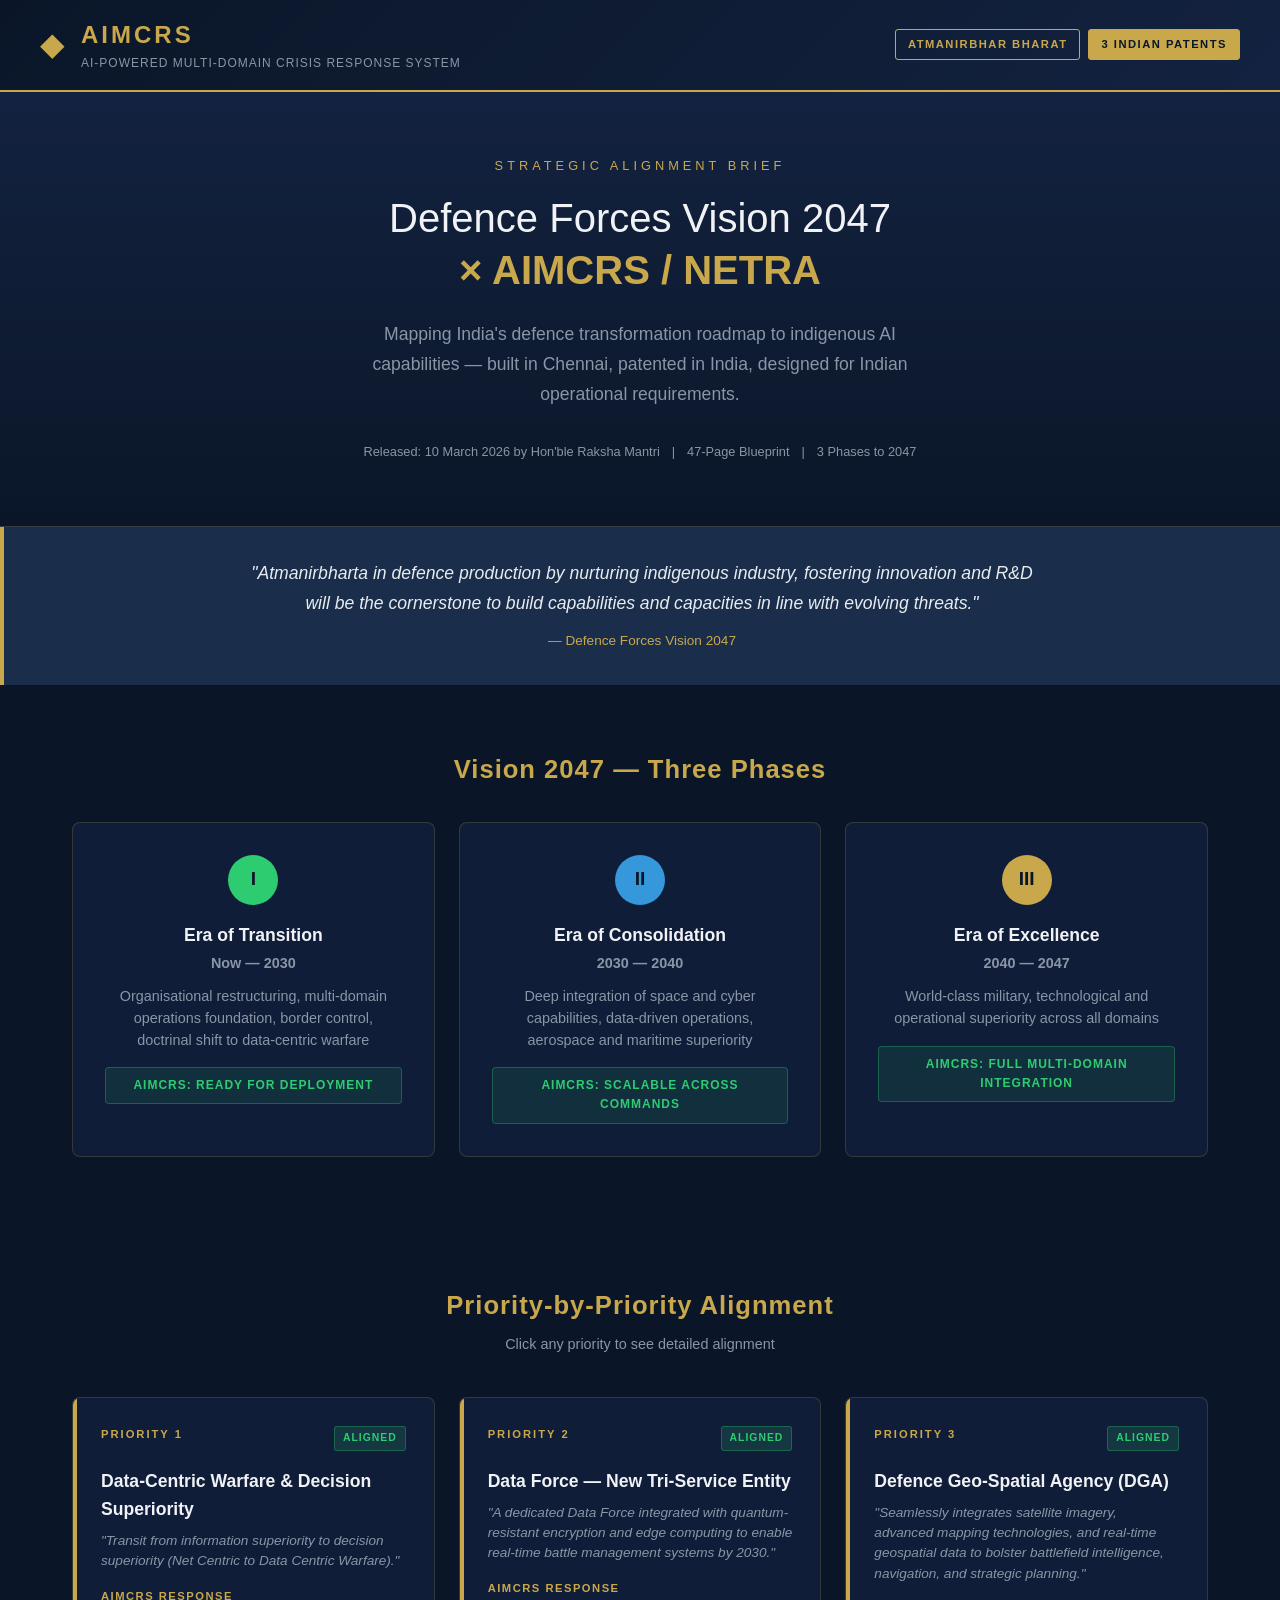
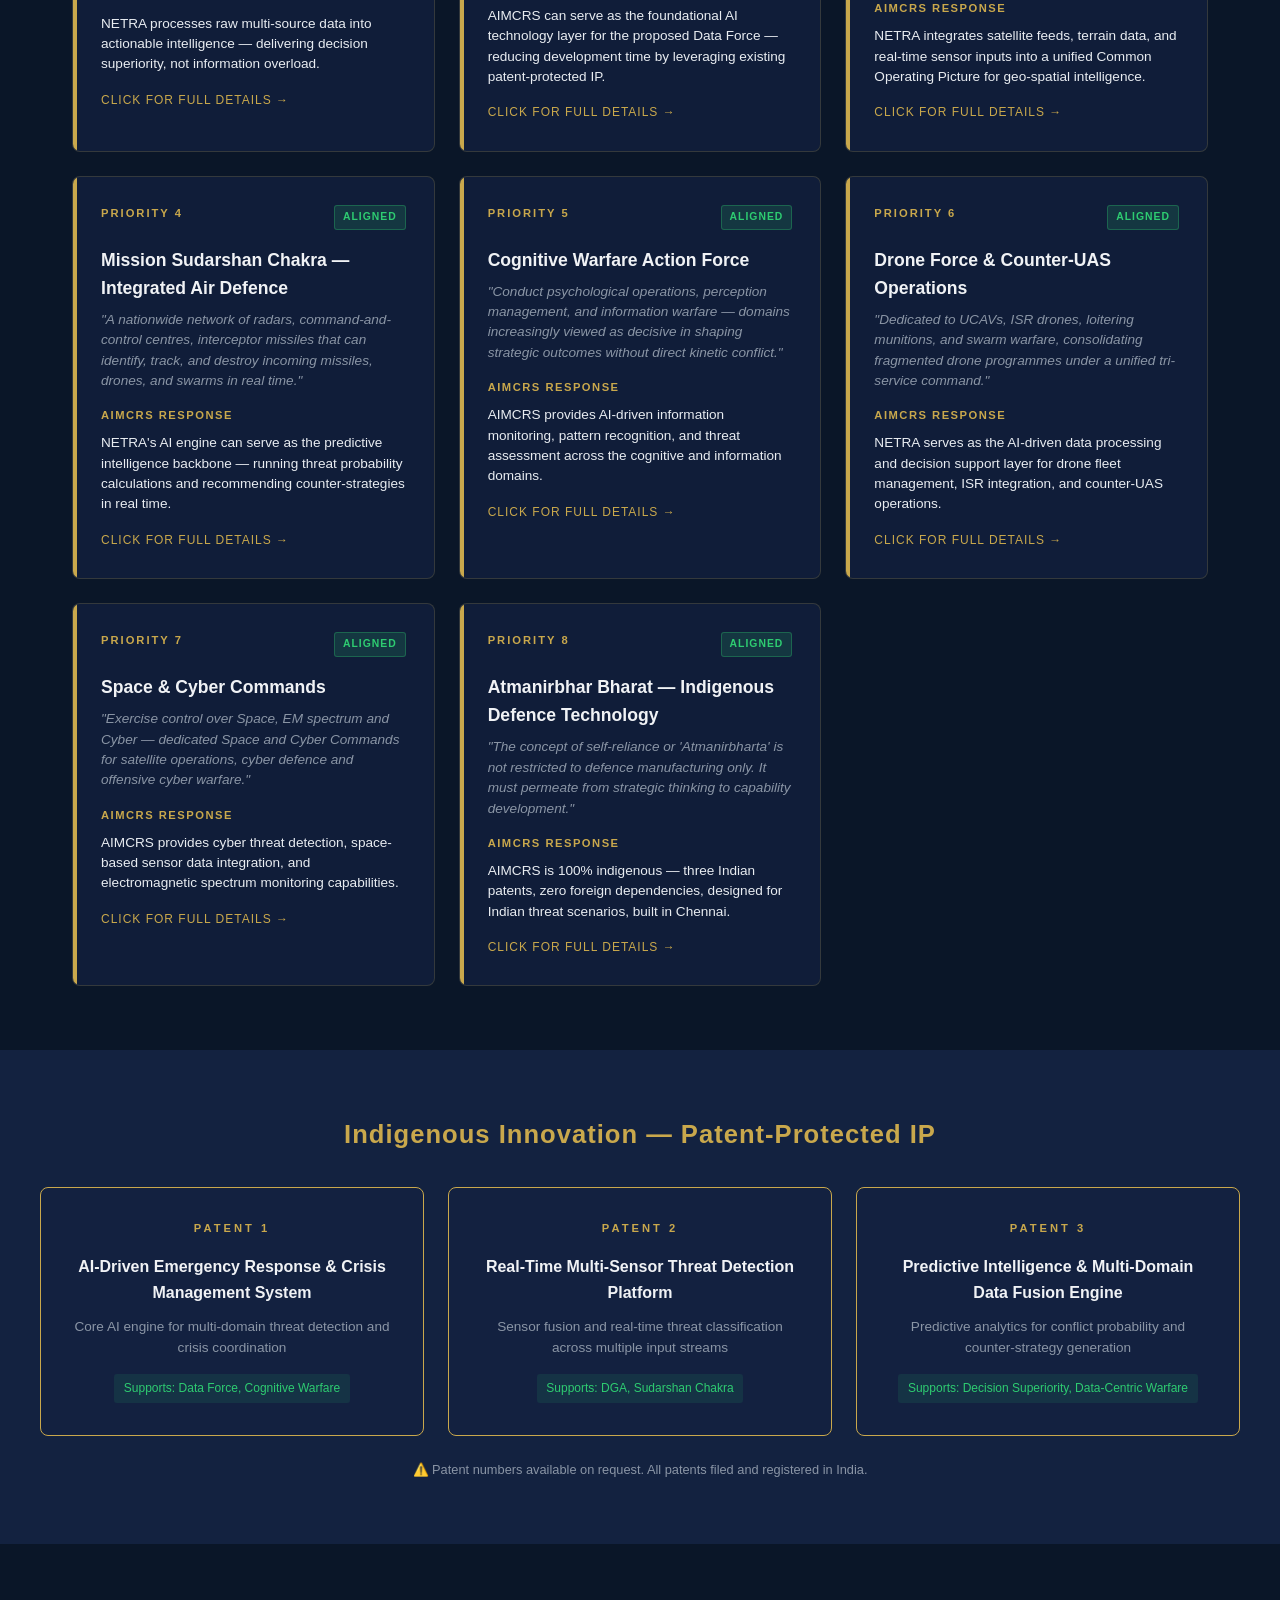
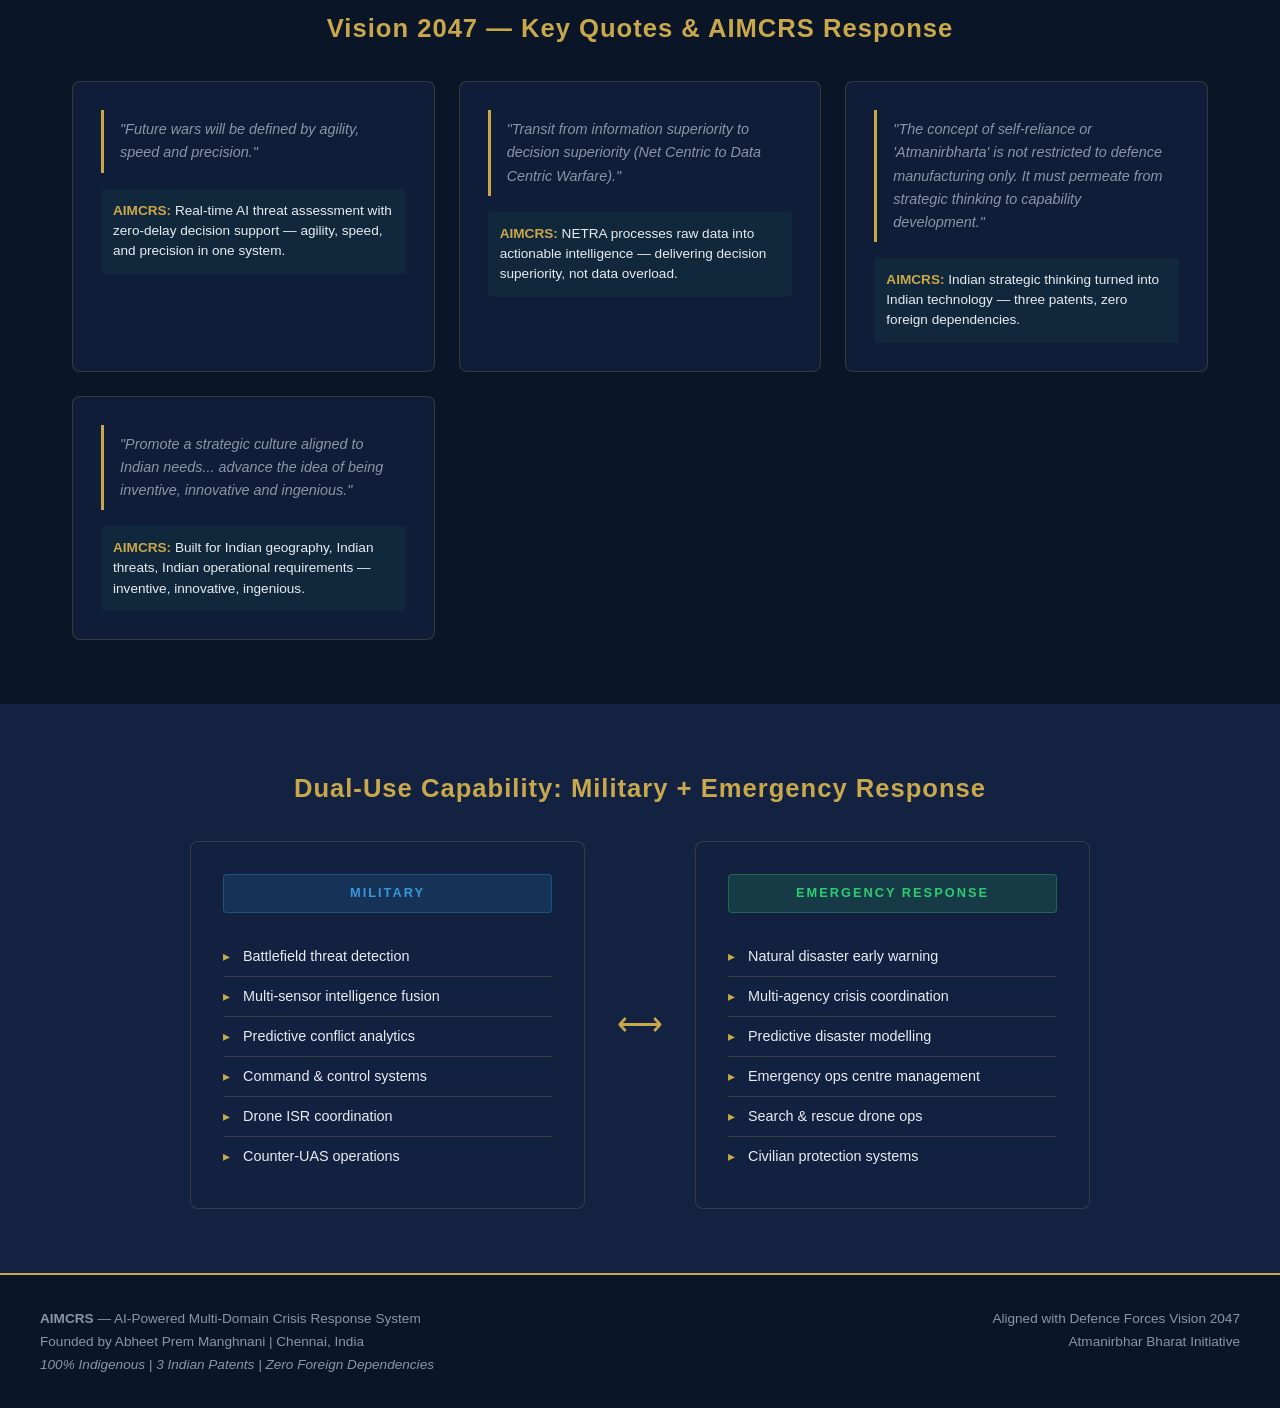
<file: index.html>
<!DOCTYPE html>
<html lang="en">
<head>
    <meta charset="UTF-8">
    <meta name="viewport" content="width=device-width, initial-scale=1.0">
    <title>AIMCRS — Vision 2047 Strategic Alignment</title>
    <link rel="stylesheet" href="style.css">
</head>
<body>

    <!-- HEADER -->
    <header class="header">
        <div class="header-content">
            <div class="logo-section">
                <div class="logo-icon">◆</div>
                <div>
                    <h1 class="logo-title">AIMCRS</h1>
                    <p class="logo-subtitle">AI-Powered Multi-Domain Crisis Response System</p>
                </div>
            </div>
            <div class="header-badge">
                <span class="badge">ATMANIRBHAR BHARAT</span>
                <span class="badge badge-accent">3 INDIAN PATENTS</span>
            </div>
        </div>
    </header>

    <!-- HERO SECTION -->
    <section class="hero">
        <div class="hero-content">
            <p class="hero-eyebrow">STRATEGIC ALIGNMENT BRIEF</p>
            <h2 class="hero-title">Defence Forces Vision 2047<br><span class="hero-highlight">× AIMCRS / NETRA</span></h2>
            <p class="hero-description">Mapping India's defence transformation roadmap to indigenous AI capabilities — built in Chennai, patented in India, designed for Indian operational requirements.</p>
            <div class="hero-meta">
                <span>Released: 10 March 2026 by Hon'ble Raksha Mantri</span>
                <span>|</span>
                <span>47-Page Blueprint</span>
                <span>|</span>
                <span>3 Phases to 2047</span>
            </div>
        </div>
    </section>

    <!-- QUOTE BANNER -->
    <section class="quote-banner">
        <blockquote>
            "Atmanirbharta in defence production by nurturing indigenous industry, fostering innovation and R&D will be the cornerstone to build capabilities and capacities in line with evolving threats."
        </blockquote>
        <cite>— Defence Forces Vision 2047</cite>
    </section>

    <!-- PHASE TIMELINE -->
    <section class="section">
        <h2 class="section-title">Vision 2047 — Three Phases</h2>
        <div class="timeline">
            <div class="timeline-phase">
                <div class="phase-marker phase-1">I</div>
                <h3>Era of Transition</h3>
                <p class="phase-years">Now — 2030</p>
                <p>Organisational restructuring, multi-domain operations foundation, border control, doctrinal shift to data-centric warfare</p>
                <div class="aimcrs-ready">AIMCRS: READY FOR DEPLOYMENT</div>
            </div>
            <div class="timeline-phase">
                <div class="phase-marker phase-2">II</div>
                <h3>Era of Consolidation</h3>
                <p class="phase-years">2030 — 2040</p>
                <p>Deep integration of space and cyber capabilities, data-driven operations, aerospace and maritime superiority</p>
                <div class="aimcrs-ready">AIMCRS: SCALABLE ACROSS COMMANDS</div>
            </div>
            <div class="timeline-phase">
                <div class="phase-marker phase-3">III</div>
                <h3>Era of Excellence</h3>
                <p class="phase-years">2040 — 2047</p>
                <p>World-class military, technological and operational superiority across all domains</p>
                <div class="aimcrs-ready">AIMCRS: FULL MULTI-DOMAIN INTEGRATION</div>
            </div>
        </div>
    </section>

    <!-- MAIN ALIGNMENT GRID -->
    <section class="section">
        <h2 class="section-title">Priority-by-Priority Alignment</h2>
        <p class="section-subtitle">Click any priority to see detailed alignment</p>

        <div class="alignment-grid" id="alignmentGrid">
            <!-- Cards will be generated by JavaScript -->
        </div>
    </section>

    <!-- DETAIL PANEL (shown when a card is clicked) -->
    <div class="detail-overlay" id="detailOverlay">
        <div class="detail-panel" id="detailPanel">
            <button class="detail-close" id="detailClose">&times;</button>
            <div id="detailContent"></div>
        </div>
    </div>

    <!-- PATENTS SECTION -->
    <section class="section patents-section">
        <h2 class="section-title">Indigenous Innovation — Patent-Protected IP</h2>
        <div class="patents-grid">
            <div class="patent-card">
                <div class="patent-number">PATENT 1</div>
                <h3>AI-Driven Emergency Response & Crisis Management System</h3>
                <p>Core AI engine for multi-domain threat detection and crisis coordination</p>
                <div class="patent-tag">Supports: Data Force, Cognitive Warfare</div>
            </div>
            <div class="patent-card">
                <div class="patent-number">PATENT 2</div>
                <h3>Real-Time Multi-Sensor Threat Detection Platform</h3>
                <p>Sensor fusion and real-time threat classification across multiple input streams</p>
                <div class="patent-tag">Supports: DGA, Sudarshan Chakra</div>
            </div>
            <div class="patent-card">
                <div class="patent-number">PATENT 3</div>
                <h3>Predictive Intelligence & Multi-Domain Data Fusion Engine</h3>
                <p>Predictive analytics for conflict probability and counter-strategy generation</p>
                <div class="patent-tag">Supports: Decision Superiority, Data-Centric Warfare</div>
            </div>
        </div>
        <p class="patent-note">⚠️ Patent numbers available on request. All patents filed and registered in India.</p>
    </section>

    <!-- KEY QUOTES -->
    <section class="section quotes-section">
        <h2 class="section-title">Vision 2047 — Key Quotes & AIMCRS Response</h2>
        <div class="quotes-grid">
            <div class="quote-card">
                <blockquote>"Future wars will be defined by agility, speed and precision."</blockquote>
                <div class="quote-response">
                    <strong>AIMCRS:</strong> Real-time AI threat assessment with zero-delay decision support — agility, speed, and precision in one system.
                </div>
            </div>
            <div class="quote-card">
                <blockquote>"Transit from information superiority to decision superiority (Net Centric to Data Centric Warfare)."</blockquote>
                <div class="quote-response">
                    <strong>AIMCRS:</strong> NETRA processes raw data into actionable intelligence — delivering decision superiority, not data overload.
                </div>
            </div>
            <div class="quote-card">
                <blockquote>"The concept of self-reliance or 'Atmanirbharta' is not restricted to defence manufacturing only. It must permeate from strategic thinking to capability development."</blockquote>
                <div class="quote-response">
                    <strong>AIMCRS:</strong> Indian strategic thinking turned into Indian technology — three patents, zero foreign dependencies.
                </div>
            </div>
            <div class="quote-card">
                <blockquote>"Promote a strategic culture aligned to Indian needs... advance the idea of being inventive, innovative and ingenious."</blockquote>
                <div class="quote-response">
                    <strong>AIMCRS:</strong> Built for Indian geography, Indian threats, Indian operational requirements — inventive, innovative, ingenious.
                </div>
            </div>
        </div>
    </section>

    <!-- DUAL USE -->
    <section class="section dual-use-section">
        <h2 class="section-title">Dual-Use Capability: Military + Emergency Response</h2>
        <div class="dual-use-grid">
            <div class="dual-use-col">
                <h3 class="dual-use-header military-header">MILITARY</h3>
                <ul>
                    <li>Battlefield threat detection</li>
                    <li>Multi-sensor intelligence fusion</li>
                    <li>Predictive conflict analytics</li>
                    <li>Command & control systems</li>
                    <li>Drone ISR coordination</li>
                    <li>Counter-UAS operations</li>
                </ul>
            </div>
            <div class="dual-use-arrow">⟷</div>
            <div class="dual-use-col">
                <h3 class="dual-use-header emergency-header">EMERGENCY RESPONSE</h3>
                <ul>
                    <li>Natural disaster early warning</li>
                    <li>Multi-agency crisis coordination</li>
                    <li>Predictive disaster modelling</li>
                    <li>Emergency ops centre management</li>
                    <li>Search & rescue drone ops</li>
                    <li>Civilian protection systems</li>
                </ul>
            </div>
        </div>
    </section>

    <!-- FOOTER -->
    <footer class="footer">
        <div class="footer-content">
            <div>
                <strong>AIMCRS</strong> — AI-Powered Multi-Domain Crisis Response System<br>
                Founded by Abheet Prem Manghnani | Chennai, India<br>
                <em>100% Indigenous | 3 Indian Patents | Zero Foreign Dependencies</em>
            </div>
            <div class="footer-right">
                <p>Aligned with Defence Forces Vision 2047</p>
                <p>Atmanirbhar Bharat Initiative</p>
            </div>
        </div>
    </footer>

    <script src="script.js"></script>
</body>
</html>
</file>
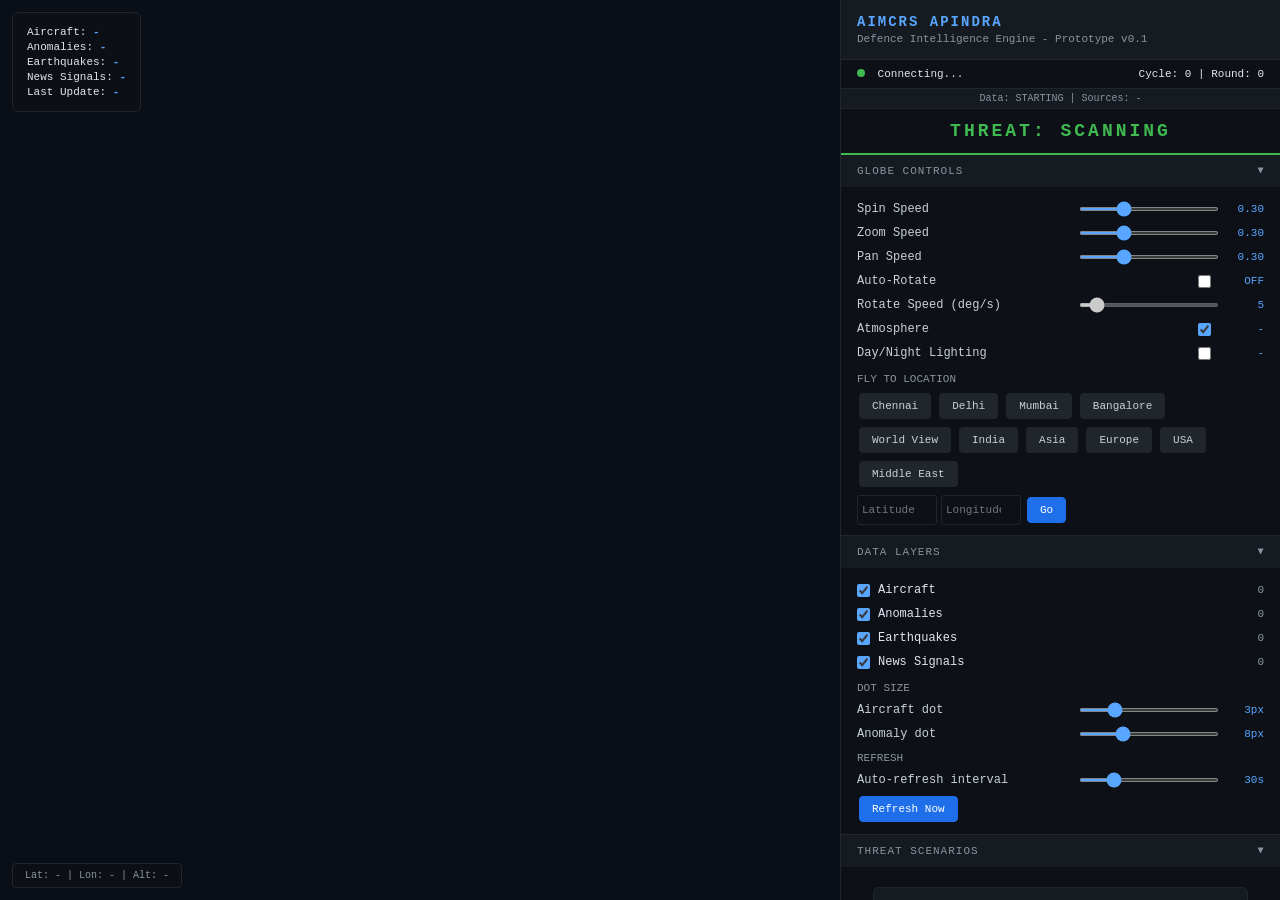
<file: aimcrs/dashboard/index.html>
<!DOCTYPE html>
<html lang="en">
<head>
    <meta charset="UTF-8">
    <meta name="viewport" content="width=device-width, initial-scale=1.0">
    <title>AIMCRS APINDRA — Defence Intelligence Dashboard</title>

    <!-- CesiumJS — Open source 3D globe library -->
    <script src="https://cesium.com/downloads/cesiumjs/releases/1.124/Build/Cesium/Cesium.js"></script>
    <link href="https://cesium.com/downloads/cesiumjs/releases/1.124/Build/Cesium/Widgets/widgets.css" rel="stylesheet">

    <style>
        /* ─── RESET & BASE ─── */
        * { margin: 0; padding: 0; box-sizing: border-box; }

        body {
            font-family: 'Courier New', monospace;
            background: #0a0e17;
            color: #e0e6f0;
            overflow: hidden;
            height: 100vh;
        }

        /* ─── LAYOUT ─── */
        .layout { display: flex; height: 100vh; }

        #cesiumContainer { flex: 1; height: 100vh; position: relative; }

        .panel {
            width: 440px;
            background: #0d1117;
            border-left: 1px solid #21262d;
            display: flex;
            flex-direction: column;
            overflow-y: auto;
        }

        /* ─── HEADER ─── */
        .header {
            padding: 14px 16px;
            background: #161b22;
            border-bottom: 1px solid #21262d;
        }
        .header h1 { font-size: 14px; color: #58a6ff; letter-spacing: 2px; }
        .header .subtitle { font-size: 11px; color: #8b949e; margin-top: 3px; }

        /* ─── STATUS BAR ─── */
        .status-bar {
            padding: 8px 16px;
            background: #0d1117;
            border-bottom: 1px solid #21262d;
            display: flex;
            justify-content: space-between;
            font-size: 11px;
        }
        .status-dot {
            display: inline-block; width: 8px; height: 8px;
            border-radius: 50%; margin-right: 6px;
            animation: pulse 2s infinite;
        }
        .status-dot.green { background: #3fb950; }
        .status-dot.yellow { background: #d29922; }
        .status-dot.red { background: #f85149; }
        @keyframes pulse { 0%,100%{opacity:1} 50%{opacity:0.4} }

        /* ─── THREAT BANNER ─── */
        .threat-banner {
            padding: 12px 16px; text-align: center;
            font-size: 18px; font-weight: bold; letter-spacing: 3px;
        }
        .threat-LOW { background:#0d1117; color:#3fb950; border-bottom:2px solid #3fb950; }
        .threat-MEDIUM { background:#1c1400; color:#d29922; border-bottom:2px solid #d29922; }
        .threat-HIGH { background:#200800; color:#f0883e; border-bottom:2px solid #f0883e; }
        .threat-CRITICAL { background:#200000; color:#f85149; border-bottom:2px solid #f85149; animation:cflash 1s infinite; }
        @keyframes cflash { 0%,100%{opacity:1} 50%{opacity:0.7} }

        /* ─── COLLAPSIBLE SECTIONS ─── */
        .section {
            border-bottom: 1px solid #21262d;
        }
        .section-header {
            padding: 10px 16px;
            background: #161b22;
            cursor: pointer;
            display: flex;
            justify-content: space-between;
            align-items: center;
            font-size: 11px;
            letter-spacing: 1px;
            color: #8b949e;
            user-select: none;
        }
        .section-header:hover { background: #1c2129; }
        .section-header .arrow { transition: transform 0.2s; font-size: 10px; }
        .section-header .arrow.open { transform: rotate(90deg); }
        .section-body {
            padding: 10px 16px;
            display: none;
        }
        .section-body.open { display: block; }

        /* ─── SCENARIO CARDS ─── */
        .scenarios { padding: 10px 16px; flex: 1; overflow-y: auto; }
        .scenario-card {
            background: #161b22; border: 1px solid #21262d;
            border-radius: 6px; padding: 12px; margin-bottom: 8px;
            cursor: pointer; transition: border-color 0.2s;
        }
        .scenario-card:hover { border-color: #58a6ff; }
        .scenario-rank { font-size: 10px; color: #8b949e; }
        .scenario-title { font-size: 13px; font-weight: bold; margin: 3px 0; }
        .scenario-score { font-size: 12px; margin: 4px 0; }
        .score-bar { display:inline-block; height:8px; border-radius:4px; margin-right:8px; }
        .score-LOW { background:#3fb950; }
        .score-MEDIUM { background:#d29922; }
        .score-HIGH { background:#f0883e; }
        .score-CRITICAL { background:#f85149; }
        .scenario-desc { font-size:11px; color:#8b949e; margin-top:5px; line-height:1.5; }
        .scenario-action { font-size:11px; color:#58a6ff; margin-top:6px; padding-top:6px; border-top:1px solid #21262d; }

        /* ─── CONTROLS ─── */
        .control-row {
            display: flex; align-items: center; justify-content: space-between;
            padding: 5px 0; font-size: 12px;
        }
        .control-row label { flex: 1; color: #c9d1d9; }
        .control-row input[type="range"] {
            width: 140px; height: 4px;
            accent-color: #58a6ff;
        }
        .control-row .val {
            width: 45px; text-align: right; color: #58a6ff;
            font-size: 11px;
        }
        .control-row input[type="checkbox"] { margin-right: 8px; accent-color: #58a6ff; }

        /* ─── BUTTONS ─── */
        .btn {
            padding: 6px 12px; border: 1px solid #21262d;
            background: #21262d; color: #c9d1d9; border-radius: 4px;
            font-family: inherit; font-size: 11px; cursor: pointer;
            margin: 2px;
        }
        .btn:hover { background: #30363d; border-color: #58a6ff; }
        .btn-blue { background: #1f6feb; border-color: #1f6feb; color: #fff; }
        .btn-blue:hover { background: #388bfd; }
        .btn-row { display: flex; flex-wrap: wrap; gap: 4px; margin: 6px 0; }

        /* ─── LAYER TOGGLES ─── */
        .layer-toggle {
            display: flex; align-items: center; padding: 5px 0;
            font-size: 12px; cursor: pointer;
        }
        .layer-toggle input { margin-right: 8px; accent-color: #58a6ff; }
        .layer-count { margin-left: auto; color: #8b949e; font-size: 11px; }

        /* ─── FOOTER ─── */
        .footer {
            padding: 8px 16px; border-top: 1px solid #21262d;
            font-size: 10px; color: #484f58; text-align: center;
        }

        /* ─── GLOBE OVERLAYS ─── */
        .globe-overlay {
            position: absolute; top: 12px; left: 12px;
            background: rgba(13,17,23,0.9); padding: 10px 14px;
            border-radius: 6px; border: 1px solid #21262d;
            font-size: 11px; z-index: 100;
        }
        .globe-overlay .stat { margin: 3px 0; }
        .globe-overlay .stat-value { color: #58a6ff; font-weight: bold; }

        /* Camera position readout at bottom-left of globe */
        .camera-readout {
            position: absolute; bottom: 12px; left: 12px;
            background: rgba(13,17,23,0.9); padding: 6px 12px;
            border-radius: 4px; border: 1px solid #21262d;
            font-size: 10px; z-index: 100; color: #8b949e;
        }

        .cesium-viewer-bottom { display: none !important; }

        /* ─── GOD MODE STYLES ─── */
        .god-mode-active .header {
            background: linear-gradient(135deg, #200000, #161b22);
            border-bottom: 2px solid #f85149;
        }
        .god-mode-active .header h1 { color: #f85149; }
        .god-mode-badge {
            display: inline-block; padding: 2px 8px; border-radius: 3px;
            font-size: 9px; font-weight: bold; letter-spacing: 1px;
            background: #f85149; color: #fff; margin-left: 8px;
            animation: pulse 1.5s infinite;
        }
        .god-mode-badge.off { display: none; }

        .gm-toggle-row {
            display: flex; align-items: center; justify-content: space-between;
            padding: 8px 0;
        }
        .gm-switch {
            position: relative; width: 44px; height: 22px; cursor: pointer;
        }
        .gm-switch input { display: none; }
        .gm-slider {
            position: absolute; top: 0; left: 0; right: 0; bottom: 0;
            background: #21262d; border-radius: 22px; transition: 0.3s;
        }
        .gm-slider::before {
            content: ""; position: absolute; width: 18px; height: 18px;
            left: 2px; top: 2px; background: #8b949e; border-radius: 50%;
            transition: 0.3s;
        }
        .gm-switch input:checked + .gm-slider { background: #f85149; }
        .gm-switch input:checked + .gm-slider::before {
            transform: translateX(22px); background: #fff;
        }

        .gm-agent-row {
            display: flex; align-items: center; justify-content: space-between;
            padding: 4px 0; font-size: 11px;
        }
        .gm-agent-row .btn { padding: 3px 8px; font-size: 10px; }
        .gm-agent-row .btn.paused { background: #f85149; border-color: #f85149; color: #fff; }

        .gm-override-row {
            display: flex; gap: 4px; align-items: center; margin-top: 6px;
        }
        .gm-override-row select, .gm-override-row input {
            background: #0d1117; border: 1px solid #21262d; color: #c9d1d9;
            padding: 4px 6px; font-family: inherit; font-size: 11px;
            border-radius: 3px;
        }
        .gm-override-row select { width: 90px; }

        /* ─── OPERATOR CONSOLE (CHAT) ─── */
        .chat-container {
            display: flex; flex-direction: column; max-height: 300px;
        }
        .chat-messages {
            flex: 1; overflow-y: auto; padding: 8px 0;
            max-height: 200px; min-height: 80px;
        }
        .chat-msg {
            padding: 4px 0; font-size: 11px; line-height: 1.4;
            border-bottom: 1px solid #161b22;
        }
        .chat-msg.operator { color: #58a6ff; }
        .chat-msg.system { color: #3fb950; }
        .chat-msg .chat-label {
            font-size: 9px; color: #484f58; text-transform: uppercase;
            letter-spacing: 1px;
        }
        .chat-msg pre {
            margin: 2px 0 0 0; white-space: pre-wrap; font-family: inherit;
            font-size: 11px;
        }
        .chat-input-row {
            display: flex; gap: 4px; padding-top: 8px;
            border-top: 1px solid #21262d;
        }
        .chat-input-row input {
            flex: 1; background: #0d1117; border: 1px solid #21262d;
            color: #c9d1d9; padding: 6px 8px; font-family: inherit;
            font-size: 12px; border-radius: 4px; outline: none;
        }
        .chat-input-row input:focus { border-color: #58a6ff; }

        /* ─── FILE UPLOAD ─── */
        .file-drop-zone {
            border: 2px dashed #21262d; border-radius: 6px;
            padding: 16px; text-align: center; cursor: pointer;
            transition: border-color 0.2s, background 0.2s;
            margin-bottom: 8px;
        }
        .file-drop-zone:hover, .file-drop-zone.drag-over {
            border-color: #58a6ff; background: rgba(88,166,255,0.05);
        }
        .file-drop-zone .drop-icon { font-size: 24px; color: #484f58; }
        .file-drop-zone .drop-text { font-size: 11px; color: #8b949e; margin-top: 4px; }
        .file-drop-zone input[type="file"] { display: none; }

        .file-list { max-height: 120px; overflow-y: auto; }
        .file-item {
            display: flex; justify-content: space-between; align-items: center;
            padding: 4px 0; font-size: 11px; border-bottom: 1px solid #161b22;
        }
        .file-item .file-name { color: #58a6ff; flex: 1; overflow: hidden; text-overflow: ellipsis; }
        .file-item .file-size { color: #8b949e; margin-left: 8px; white-space: nowrap; }
    </style>
</head>
<body>
    <div class="layout">
        <!-- ═══════════ 3D GLOBE ═══════════ -->
        <div id="cesiumContainer">
            <div class="globe-overlay" id="globeOverlay">
                <div class="stat">Aircraft: <span class="stat-value" id="statAircraft">-</span></div>
                <div class="stat">Anomalies: <span class="stat-value" id="statAnomalies">-</span></div>
                <div class="stat">Earthquakes: <span class="stat-value" id="statQuakes">-</span></div>
                <div class="stat">News Signals: <span class="stat-value" id="statNews">-</span></div>
                <div class="stat">Last Update: <span class="stat-value" id="statTime">-</span></div>
            </div>
            <div class="camera-readout" id="cameraReadout">
                Lat: - | Lon: - | Alt: -
            </div>
        </div>

        <!-- ═══════════ RIGHT PANEL ═══════════ -->
        <div class="panel">
            <!-- Header -->
            <div class="header">
                <h1>AIMCRS APINDRA</h1>
                <div class="subtitle">Defence Intelligence Engine - Prototype v0.1</div>
            </div>

            <!-- Status -->
            <div class="status-bar">
                <span>
                    <span class="status-dot green" id="statusDot"></span>
                    <span id="statusText">Connecting...</span>
                </span>
                <span>Cycle: <span id="cycleNum">0</span> | Round: <span id="roundNum">0</span></span>
            </div>

            <!-- Data Mode Banner -->
            <div id="dataModeBanner" style="padding:4px 16px; font-size:10px; text-align:center; background:#161b22; border-bottom:1px solid #21262d; color:#8b949e;">
                Data: <span id="dataMode">STARTING</span> | Sources: <span id="dataSources">-</span>
            </div>

            <!-- Threat Level -->
            <div class="threat-banner threat-LOW" id="threatBanner">
                THREAT: <span id="threatLevel">SCANNING</span>
            </div>

            <!-- ═══ SECTION 1: GLOBE CONTROLS ═══ -->
            <div class="section">
                <div class="section-header" onclick="toggleSection('globeControls')">
                    GLOBE CONTROLS
                    <span class="arrow open" id="arrow-globeControls">&#9654;</span>
                </div>
                <div class="section-body open" id="globeControls">

                    <div class="control-row">
                        <label>Spin Speed</label>
                        <input type="range" id="ctrlSpin" min="0" max="100" value="30"
                               oninput="updateGlobeControl('spin', this.value)">
                        <span class="val" id="valSpin">0.30</span>
                    </div>

                    <div class="control-row">
                        <label>Zoom Speed</label>
                        <input type="range" id="ctrlZoom" min="0" max="100" value="30"
                               oninput="updateGlobeControl('zoom', this.value)">
                        <span class="val" id="valZoom">0.30</span>
                    </div>

                    <div class="control-row">
                        <label>Pan Speed</label>
                        <input type="range" id="ctrlPan" min="0" max="100" value="30"
                               oninput="updateGlobeControl('pan', this.value)">
                        <span class="val" id="valPan">0.30</span>
                    </div>

                    <div class="control-row">
                        <label>Auto-Rotate</label>
                        <input type="checkbox" id="ctrlAutoRotate"
                               onchange="toggleAutoRotate(this.checked)">
                        <span class="val" id="valRotateSpeed">OFF</span>
                    </div>

                    <div class="control-row">
                        <label>Rotate Speed (deg/s)</label>
                        <input type="range" id="ctrlRotateSpeed" min="1" max="50" value="5" disabled
                               oninput="updateRotateSpeed(this.value)">
                        <span class="val" id="valRotateDeg">5</span>
                    </div>

                    <div class="control-row">
                        <label>Atmosphere</label>
                        <input type="checkbox" id="ctrlAtmosphere" checked
                               onchange="toggleAtmosphere(this.checked)">
                        <span class="val">-</span>
                    </div>

                    <div class="control-row">
                        <label>Day/Night Lighting</label>
                        <input type="checkbox" id="ctrlLighting"
                               onchange="toggleLighting(this.checked)">
                        <span class="val">-</span>
                    </div>

                    <div style="margin-top:8px;">
                        <div style="font-size:11px; color:#8b949e; margin-bottom:6px;">FLY TO LOCATION</div>
                        <div class="btn-row">
                            <button class="btn" onclick="flyTo(80.27, 13.08, 'Chennai')">Chennai</button>
                            <button class="btn" onclick="flyTo(77.21, 28.61, 'Delhi')">Delhi</button>
                            <button class="btn" onclick="flyTo(72.87, 19.07, 'Mumbai')">Mumbai</button>
                            <button class="btn" onclick="flyTo(77.59, 12.97, 'Bangalore')">Bangalore</button>
                            <button class="btn" onclick="flyTo(0, 20, 'World', 20000000)">World View</button>
                            <button class="btn" onclick="flyTo(80, 25, 'India', 4000000)">India</button>
                            <button class="btn" onclick="flyTo(105, 35, 'Asia', 8000000)">Asia</button>
                            <button class="btn" onclick="flyTo(15, 50, 'Europe', 6000000)">Europe</button>
                            <button class="btn" onclick="flyTo(-95, 38, 'USA', 8000000)">USA</button>
                            <button class="btn" onclick="flyTo(45, 30, 'Middle East', 5000000)">Middle East</button>
                        </div>
                        <div style="margin-top:6px; display:flex; gap:4px;">
                            <input type="number" id="customLat" placeholder="Latitude" step="0.1"
                                   style="width:80px; background:#0d1117; border:1px solid #21262d; color:#c9d1d9; padding:4px; font-family:inherit; font-size:11px; border-radius:3px;">
                            <input type="number" id="customLon" placeholder="Longitude" step="0.1"
                                   style="width:80px; background:#0d1117; border:1px solid #21262d; color:#c9d1d9; padding:4px; font-family:inherit; font-size:11px; border-radius:3px;">
                            <button class="btn btn-blue" onclick="flyToCustom()">Go</button>
                        </div>
                    </div>
                </div>
            </div>

            <!-- ═══ SECTION 2: DATA LAYERS ═══ -->
            <div class="section">
                <div class="section-header" onclick="toggleSection('dataLayers')">
                    DATA LAYERS
                    <span class="arrow open" id="arrow-dataLayers">&#9654;</span>
                </div>
                <div class="section-body open" id="dataLayers">
                    <label class="layer-toggle">
                        <input type="checkbox" id="layerAircraft" checked onchange="toggleLayer('aircraft')">
                        Aircraft
                        <span class="layer-count" id="countAircraft">0</span>
                    </label>
                    <label class="layer-toggle">
                        <input type="checkbox" id="layerAnomalies" checked onchange="toggleLayer('anomalies')">
                        Anomalies
                        <span class="layer-count" id="countAnomalies">0</span>
                    </label>
                    <label class="layer-toggle">
                        <input type="checkbox" id="layerQuakes" checked onchange="toggleLayer('quakes')">
                        Earthquakes
                        <span class="layer-count" id="countQuakes">0</span>
                    </label>
                    <label class="layer-toggle">
                        <input type="checkbox" id="layerNews" checked onchange="toggleLayer('news')">
                        News Signals
                        <span class="layer-count" id="countNews">0</span>
                    </label>

                    <div style="margin-top:8px;">
                        <div style="font-size:11px; color:#8b949e; margin-bottom:4px;">DOT SIZE</div>
                        <div class="control-row">
                            <label>Aircraft dot</label>
                            <input type="range" id="ctrlAcSize" min="1" max="10" value="3"
                                   oninput="aircraftDotSize=parseInt(this.value); document.getElementById('valAcSize').textContent=this.value+'px'">
                            <span class="val" id="valAcSize">3px</span>
                        </div>
                        <div class="control-row">
                            <label>Anomaly dot</label>
                            <input type="range" id="ctrlAnSize" min="3" max="20" value="8"
                                   oninput="anomalyDotSize=parseInt(this.value); document.getElementById('valAnSize').textContent=this.value+'px'">
                            <span class="val" id="valAnSize">8px</span>
                        </div>
                    </div>

                    <div style="margin-top:6px;">
                        <div style="font-size:11px; color:#8b949e; margin-bottom:4px;">REFRESH</div>
                        <div class="control-row">
                            <label>Auto-refresh interval</label>
                            <input type="range" id="ctrlRefresh" min="5" max="120" value="30"
                                   oninput="setRefreshInterval(this.value)">
                            <span class="val" id="valRefresh">30s</span>
                        </div>
                        <button class="btn btn-blue" onclick="fetchAndUpdate()" style="margin-top:4px;">Refresh Now</button>
                    </div>
                </div>
            </div>

            <!-- ═══ SECTION 3: THREAT SCENARIOS ═══ -->
            <div class="section" style="flex:1; display:flex; flex-direction:column;">
                <div class="section-header" onclick="toggleSection('threatScenarios')">
                    THREAT SCENARIOS
                    <span class="arrow open" id="arrow-threatScenarios">&#9654;</span>
                </div>
                <div class="section-body open" id="threatScenarios" style="flex:1; overflow-y:auto;">
                    <div class="scenarios" id="scenarioList">
                        <div class="scenario-card">
                            <div class="scenario-rank">Initialising...</div>
                            <div class="scenario-title">Waiting for simulation data</div>
                            <div class="scenario-desc">
                                The engine is pulling live data and running agent analysis.
                                Results will appear here within 30 seconds.
                            </div>
                        </div>
                    </div>
                </div>
            </div>

            <!-- ═══ SECTION 4: AGENT STATUS ═══ -->
            <div class="section">
                <div class="section-header" onclick="toggleSection('agentStatus')">
                    AGENT STATUS (8 AGENTS)
                    <span class="arrow" id="arrow-agentStatus">&#9654;</span>
                </div>
                <div class="section-body" id="agentStatus">
                    <div id="agentList" style="font-size:11px;">
                        <div class="control-row"><label>1. Air Domain Watcher</label><span class="val" style="color:#3fb950;">ACTIVE</span></div>
                        <div class="control-row"><label>2. Ground Movement Analyst</label><span class="val" style="color:#3fb950;">ACTIVE</span></div>
                        <div class="control-row"><label>3. Signals & News Analyst</label><span class="val" style="color:#3fb950;">ACTIVE</span></div>
                        <div class="control-row"><label>4. Maritime Domain Watcher</label><span class="val" style="color:#3fb950;">ACTIVE</span></div>
                        <div class="control-row"><label>5. Environmental Monitor</label><span class="val" style="color:#3fb950;">ACTIVE</span></div>
                        <div class="control-row"><label>6. Cross-Domain Correlator</label><span class="val" style="color:#58a6ff;">ACTIVE</span></div>
                        <div class="control-row"><label>7. Red Team Adversary</label><span class="val" style="color:#f0883e;">ACTIVE</span></div>
                        <div class="control-row"><label>8. Report Synthesiser</label><span class="val" style="color:#d2a8ff;">ACTIVE</span></div>
                    </div>
                </div>
            </div>

            <!-- ═══ SECTION 5: GOD MODE ═══ -->
            <div class="section">
                <div class="section-header" onclick="toggleSection('godMode')">
                    GOD MODE <span class="god-mode-badge off" id="gmBadge">ACTIVE</span>
                    <span class="arrow" id="arrow-godMode">&#9654;</span>
                </div>
                <div class="section-body" id="godMode">
                    <div class="gm-toggle-row">
                        <label style="font-size:12px; color:#f85149; font-weight:bold;">Enable God Mode</label>
                        <label class="gm-switch">
                            <input type="checkbox" id="gmToggle" onchange="toggleGodMode(this.checked)">
                            <span class="gm-slider"></span>
                        </label>
                    </div>
                    <div style="font-size:10px; color:#484f58; margin-bottom:8px;">
                        Grants manual override of all threat levels, agent controls, and scenario scoring.
                    </div>

                    <div id="gmControls" style="display:none;">
                        <!-- Manual Threat Level -->
                        <div style="font-size:11px; color:#8b949e; margin:8px 0 4px;">FORCE THREAT LEVEL</div>
                        <div class="btn-row">
                            <button class="btn" onclick="setManualThreat(null)">AUTO</button>
                            <button class="btn" style="color:#3fb950" onclick="setManualThreat('LOW')">LOW</button>
                            <button class="btn" style="color:#d29922" onclick="setManualThreat('MEDIUM')">MEDIUM</button>
                            <button class="btn" style="color:#f0883e" onclick="setManualThreat('HIGH')">HIGH</button>
                            <button class="btn" style="color:#f85149" onclick="setManualThreat('CRITICAL')">CRITICAL</button>
                        </div>

                        <!-- Agent Pause/Resume -->
                        <div style="font-size:11px; color:#8b949e; margin:10px 0 4px;">AGENT CONTROLS</div>
                        <div id="gmAgentList">
                            <div class="gm-agent-row"><span>Air Domain Watcher</span><button class="btn" onclick="toggleAgent('AIR_WATCH',this)">Pause</button></div>
                            <div class="gm-agent-row"><span>Ground Movement Analyst</span><button class="btn" onclick="toggleAgent('GROUND_WATCH',this)">Pause</button></div>
                            <div class="gm-agent-row"><span>Signals & News Analyst</span><button class="btn" onclick="toggleAgent('SIGNALS_WATCH',this)">Pause</button></div>
                            <div class="gm-agent-row"><span>Maritime Domain Watcher</span><button class="btn" onclick="toggleAgent('MARITIME_WATCH',this)">Pause</button></div>
                            <div class="gm-agent-row"><span>Environmental Monitor</span><button class="btn" onclick="toggleAgent('ENVIRONMENT_WATCH',this)">Pause</button></div>
                            <div class="gm-agent-row"><span>Cross-Domain Correlator</span><button class="btn" onclick="toggleAgent('CORRELATOR',this)">Pause</button></div>
                            <div class="gm-agent-row"><span>Red Team Adversary</span><button class="btn" onclick="toggleAgent('RED_TEAM',this)">Pause</button></div>
                            <div class="gm-agent-row"><span>Report Synthesiser</span><button class="btn" onclick="toggleAgent('REPORT_AGENT',this)">Pause</button></div>
                        </div>

                        <!-- Scenario Override -->
                        <div style="font-size:11px; color:#8b949e; margin:10px 0 4px;">OVERRIDE SCENARIO SCORE</div>
                        <div class="gm-override-row">
                            <select id="gmScenarioSelect"><option value="">Select scenario...</option></select>
                            <input type="number" id="gmNewScore" placeholder="0.0-1.0" min="0" max="1" step="0.1" style="width:70px;">
                            <button class="btn btn-blue" onclick="overrideScenario()">Set</button>
                            <button class="btn" style="color:#f85149" onclick="dismissScenario()">Dismiss</button>
                        </div>
                        <div style="margin-top:4px;">
                            <input type="text" id="gmOverrideNotes" placeholder="Override reason..." style="width:100%; background:#0d1117; border:1px solid #21262d; color:#c9d1d9; padding:4px 6px; font-family:inherit; font-size:11px; border-radius:3px;">
                        </div>
                    </div>
                </div>
            </div>

            <!-- ═══ SECTION 6: OPERATOR CONSOLE (CHAT) ═══ -->
            <div class="section">
                <div class="section-header" onclick="toggleSection('operatorConsole')">
                    OPERATOR CONSOLE
                    <span class="arrow" id="arrow-operatorConsole">&#9654;</span>
                </div>
                <div class="section-body" id="operatorConsole">
                    <div class="chat-container">
                        <div class="chat-messages" id="chatMessages">
                            <div class="chat-msg system">
                                <div class="chat-label">system</div>
                                <pre>Operator Console ready. Type 'help' for available queries.
Ask about: threat status, aircraft, earthquakes, news, agents, files.</pre>
                            </div>
                        </div>
                        <div class="chat-input-row">
                            <input type="text" id="chatInput" placeholder="Ask the system a question..."
                                   onkeydown="if(event.key==='Enter')sendChat()">
                            <button class="btn btn-blue" onclick="sendChat()">Send</button>
                        </div>
                    </div>
                </div>
            </div>

            <!-- ═══ SECTION 7: FILE UPLOAD ═══ -->
            <div class="section">
                <div class="section-header" onclick="toggleSection('fileUpload')">
                    FILE UPLOAD — INTEL DOCUMENTS
                    <span class="arrow" id="arrow-fileUpload">&#9654;</span>
                </div>
                <div class="section-body" id="fileUpload">
                    <div class="file-drop-zone" id="dropZone"
                         onclick="document.getElementById('fileInput').click()"
                         ondragover="event.preventDefault(); this.classList.add('drag-over')"
                         ondragleave="this.classList.remove('drag-over')"
                         ondrop="handleFileDrop(event)">
                        <div class="drop-icon">+</div>
                        <div class="drop-text">Click or drag files here to upload intel documents</div>
                        <div style="font-size:10px; color:#484f58; margin-top:4px;">PDF, images, text, CSV — any file type</div>
                        <input type="file" id="fileInput" multiple onchange="handleFileSelect(this.files)">
                    </div>
                    <div style="font-size:10px; color:#8b949e; margin-bottom:6px;">
                        Uploaded: <span id="fileCount">0</span> files
                    </div>
                    <div class="file-list" id="fileList"></div>
                </div>
            </div>

            <!-- Footer -->
            <div class="footer">
                AIMCRS APINDRA Patent Architecture<br>
                Human in the loop at every stage | All assessments require human verification
            </div>
        </div>
    </div>

    <script>
    // ════════════════════════════════════════════
    // GLOBAL SETTINGS (editable from the UI)
    // ════════════════════════════════════════════

    var aircraftDotSize = 3;
    var anomalyDotSize = 8;
    var refreshTimer = null;
    var autoRotateTimer = null;

    // ════════════════════════════════════════════
    // COLLAPSIBLE SECTIONS
    // ════════════════════════════════════════════

    function toggleSection(id) {
        var body = document.getElementById(id);
        var arrow = document.getElementById("arrow-" + id);
        if (body.classList.contains("open")) {
            body.classList.remove("open");
            arrow.classList.remove("open");
        } else {
            body.classList.add("open");
            arrow.classList.add("open");
        }
    }

    // ════════════════════════════════════════════
    // CESIUM GLOBE SETUP
    // ════════════════════════════════════════════

    Cesium.Ion.defaultAccessToken = undefined;

    var viewer;
    try {
        // Try multiple tile providers in order — first one that works wins.
        // This ensures land masses ALWAYS show regardless of environment.
        var imageryProvider = null;
        var providerName = "none";

        // Option 1: ArcGIS World Imagery (free, no key, satellite photos)
        try {
            imageryProvider = new Cesium.ArcGisMapServerImageryProvider({
                url: "https://services.arcgisonline.com/ArcGIS/rest/services/World_Imagery/MapServer",
            });
            providerName = "ArcGIS Satellite";
        } catch(e1) {
            // Option 2: OpenStreetMap tiles
            try {
                imageryProvider = new Cesium.OpenStreetMapImageryProvider({
                    url: "https://a.tile.openstreetmap.org/",
                });
                providerName = "OpenStreetMap";
            } catch(e2) {
                // Option 3: Cesium built-in NaturalEarth (fallback)
                try {
                    imageryProvider = new Cesium.TileMapServiceImageryProvider({
                        url: Cesium.buildModuleUrl("Assets/Textures/NaturalEarthII"),
                    });
                    providerName = "NaturalEarth";
                } catch(e3) {
                    providerName = "none (blank globe)";
                }
            }
        }

        var viewerOptions = {
            baseLayerPicker: false,
            geocoder: false,
            homeButton: false,
            sceneModePicker: false,
            navigationHelpButton: false,
            animation: false,
            timeline: false,
            fullscreenButton: false,
            selectionIndicator: true,
            infoBox: true,
            requestRenderMode: false,
        };

        // Only set imageryProvider if we got one — otherwise Cesium uses its default
        if (imageryProvider) {
            viewerOptions.imageryProvider = imageryProvider;
        }

        viewer = new Cesium.Viewer("cesiumContainer", viewerOptions);

        console.log("Globe tiles: " + providerName);

        // If the first provider fails to load tiles, add ArcGIS as a backup layer
        viewer.scene.globe.tileLoadProgressEvent.addEventListener(function(queueLength) {
            // This fires as tiles load — if we see tiles loading, the provider works
        });

        viewer.scene.skyAtmosphere.show = true;
        viewer.scene.globe.enableLighting = false;
        viewer.scene.backgroundColor = Cesium.Color.fromCssColorString("#0a0e17");
        viewer.scene.globe.showGroundAtmosphere = true;
        viewer.scene.globe.baseColor = Cesium.Color.fromCssColorString("#1a3a1a");

        // Default globe control speeds
        viewer.scene.screenSpaceCameraController.inertiaSpin = 0.3;
        viewer.scene.screenSpaceCameraController.inertiaZoom = 0.3;
        viewer.scene.screenSpaceCameraController.inertiaTranslate = 0.3;
        viewer.scene.screenSpaceCameraController.minimumZoomDistance = 100000;
        viewer.scene.screenSpaceCameraController.maximumZoomDistance = 50000000;

        // Add country borders as a GeoJSON layer so outlines always show
        // Use Natural Earth 110m (low-res) to avoid CesiumJS subdivideRhumbLine bugs
        // with complex polygons (antimeridian crossings, Antarctica, etc.)
        try {
            Cesium.GeoJsonDataSource.load(
                "https://raw.githubusercontent.com/nvkelso/natural-earth-vector/master/geojson/ne_110m_admin_0_countries.geojson",
                {
                    stroke: Cesium.Color.fromCssColorString("#3fb950").withAlpha(0.4),
                    strokeWidth: 1,
                    fill: Cesium.Color.fromCssColorString("#1a3a1a").withAlpha(0.15),
                    clampToGround: true,
                }
            ).then(function(dataSource) {
                viewer.dataSources.add(dataSource);
                console.log("Country borders loaded");
            }).catch(function(err) {
                console.log("Country borders not available (optional): " + err);
            });
        } catch(geoErr) {
            console.log("GeoJSON borders skipped: " + geoErr);
        }

        // Gentle fly-in to India
        viewer.camera.flyTo({
            destination: Cesium.Cartesian3.fromDegrees(80.0, 20.0, 15000000),
            duration: 3,
        });

        // Update camera readout as the globe moves
        viewer.camera.changed.addEventListener(updateCameraReadout);
        viewer.camera.moveEnd.addEventListener(updateCameraReadout);

    } catch (e) {
        console.error("Cesium init error:", e);
        document.getElementById("cesiumContainer").innerHTML =
            '<div style="padding:40px;color:#f85149;">Globe failed to load: ' + e.message + '</div>';
    }

    function updateCameraReadout() {
        if (!viewer) return;
        var pos = viewer.camera.positionCartographic;
        if (pos) {
            var lat = Cesium.Math.toDegrees(pos.latitude).toFixed(2);
            var lon = Cesium.Math.toDegrees(pos.longitude).toFixed(2);
            var alt = (pos.height / 1000).toFixed(0);
            document.getElementById("cameraReadout").textContent =
                "Lat: " + lat + " | Lon: " + lon + " | Alt: " + alt + " km";
        }
    }

    // ════════════════════════════════════════════
    // GLOBE CONTROL FUNCTIONS
    // (called by the sliders and buttons)
    // ════════════════════════════════════════════

    function updateGlobeControl(type, val) {
        if (!viewer) return;
        var v = parseInt(val) / 100;
        var cam = viewer.scene.screenSpaceCameraController;
        if (type === "spin") {
            cam.inertiaSpin = v;
            document.getElementById("valSpin").textContent = v.toFixed(2);
        } else if (type === "zoom") {
            cam.inertiaZoom = v;
            document.getElementById("valZoom").textContent = v.toFixed(2);
        } else if (type === "pan") {
            cam.inertiaTranslate = v;
            document.getElementById("valPan").textContent = v.toFixed(2);
        }
    }

    function toggleAutoRotate(on) {
        document.getElementById("ctrlRotateSpeed").disabled = !on;
        if (on) {
            var degPerSec = parseInt(document.getElementById("ctrlRotateSpeed").value);
            startAutoRotate(degPerSec);
            document.getElementById("valRotateSpeed").textContent = "ON";
        } else {
            stopAutoRotate();
            document.getElementById("valRotateSpeed").textContent = "OFF";
        }
    }

    function updateRotateSpeed(val) {
        document.getElementById("valRotateDeg").textContent = val;
        if (document.getElementById("ctrlAutoRotate").checked) {
            stopAutoRotate();
            startAutoRotate(parseInt(val));
        }
    }

    function startAutoRotate(degPerSec) {
        stopAutoRotate();
        var radPerFrame = Cesium.Math.toRadians(degPerSec) / 60;
        autoRotateTimer = setInterval(function() {
            if (viewer) {
                viewer.scene.camera.rotateRight(radPerFrame);
            }
        }, 1000 / 60);
    }

    function stopAutoRotate() {
        if (autoRotateTimer) {
            clearInterval(autoRotateTimer);
            autoRotateTimer = null;
        }
    }

    function toggleAtmosphere(on) {
        if (viewer) viewer.scene.skyAtmosphere.show = on;
    }

    function toggleLighting(on) {
        if (viewer) viewer.scene.globe.enableLighting = on;
    }

    function flyTo(lon, lat, name, alt) {
        if (!viewer) return;
        alt = alt || 2000000;
        viewer.camera.flyTo({
            destination: Cesium.Cartesian3.fromDegrees(lon, lat, alt),
            duration: 2,
        });
    }

    function flyToCustom() {
        var lat = parseFloat(document.getElementById("customLat").value);
        var lon = parseFloat(document.getElementById("customLon").value);
        if (isNaN(lat) || isNaN(lon)) return;
        flyTo(lon, lat, "Custom", 2000000);
    }

    // ════════════════════════════════════════════
    // REFRESH INTERVAL CONTROL
    // ════════════════════════════════════════════

    function setRefreshInterval(sec) {
        document.getElementById("valRefresh").textContent = sec + "s";
        if (refreshTimer) clearInterval(refreshTimer);
        refreshTimer = setInterval(fetchAndUpdate, parseInt(sec) * 1000);
    }

    // ════════════════════════════════════════════
    // DATA LAYER ENTITIES
    // ════════════════════════════════════════════

    var aircraftEntities = [];
    var anomalyEntities = [];
    var quakeEntities = [];
    var newsMarkers = [];

    function toggleLayer(layerName) {
        var entities = [];
        if (layerName === "aircraft") entities = aircraftEntities;
        if (layerName === "anomalies") entities = anomalyEntities;
        if (layerName === "quakes") entities = quakeEntities;
        if (layerName === "news") entities = newsMarkers;

        var cb = document.getElementById(
            "layer" + layerName.charAt(0).toUpperCase() + layerName.slice(1)
        );
        var show = cb ? cb.checked : true;
        entities.forEach(function(e) { e.show = show; });
    }

    // ════════════════════════════════════════════
    // PLOT AIRCRAFT ON GLOBE
    // ════════════════════════════════════════════

    function plotAircraft(aircraftList) {
        if (!viewer) return;

        aircraftEntities.forEach(function(e) { viewer.entities.remove(e); });
        aircraftEntities = [];

        var limited = aircraftList.slice(0, 2000);
        limited.forEach(function(ac) {
            if (!ac.latitude || !ac.longitude) return;

            var color = Cesium.Color.fromCssColorString("#58a6ff").withAlpha(0.7);
            var size = aircraftDotSize;

            if (ac.squawk === "7500" || ac.squawk === "7600" || ac.squawk === "7700") {
                color = Cesium.Color.RED;
                size = anomalyDotSize;
            } else if (ac.velocity && ac.velocity > 300) {
                color = Cesium.Color.ORANGE;
                size = anomalyDotSize - 2;
            }

            var entity = viewer.entities.add({
                position: Cesium.Cartesian3.fromDegrees(
                    ac.longitude, ac.latitude, (ac.baro_altitude || 0)
                ),
                point: { pixelSize: size, color: color },
                description:
                    "<table style='font-family:monospace'>" +
                    "<tr><td>Callsign</td><td><b>" + (ac.callsign || "N/A") + "</b></td></tr>" +
                    "<tr><td>Country</td><td>" + (ac.origin_country || "N/A") + "</td></tr>" +
                    "<tr><td>Altitude</td><td>" + (ac.baro_altitude || "N/A") + " m</td></tr>" +
                    "<tr><td>Speed</td><td>" + (ac.velocity ? ac.velocity.toFixed(0) : "N/A") + " m/s</td></tr>" +
                    "<tr><td>Heading</td><td>" + (ac.true_track ? ac.true_track.toFixed(0) : "N/A") + " deg</td></tr>" +
                    "<tr><td>Squawk</td><td>" + (ac.squawk || "N/A") + "</td></tr>" +
                    "<tr><td>ICAO24</td><td>" + (ac.icao24 || "N/A") + "</td></tr>" +
                    "</table>",
                label: ac.callsign ? {
                    text: ac.callsign,
                    font: "10px monospace",
                    fillColor: Cesium.Color.WHITE.withAlpha(0.6),
                    style: Cesium.LabelStyle.FILL,
                    verticalOrigin: Cesium.VerticalOrigin.BOTTOM,
                    pixelOffset: new Cesium.Cartesian2(0, -8),
                    distanceDisplayCondition: new Cesium.DistanceDisplayCondition(0, 2000000),
                } : undefined,
            });
            aircraftEntities.push(entity);
        });

        document.getElementById("statAircraft").textContent = aircraftList.length;
        document.getElementById("countAircraft").textContent = aircraftList.length;
    }

    // ════════════════════════════════════════════
    // PLOT EARTHQUAKES ON GLOBE
    // ════════════════════════════════════════════

    function plotEarthquakes(quakeList) {
        if (!viewer) return;

        quakeEntities.forEach(function(e) { viewer.entities.remove(e); });
        quakeEntities = [];

        quakeList.forEach(function(q) {
            if (!q.latitude || !q.longitude) return;

            var mag = q.magnitude || 0;
            var radius = Math.max(mag * 50000, 20000);
            var color = mag >= 5 ? Cesium.Color.RED.withAlpha(0.5) :
                        mag >= 3 ? Cesium.Color.ORANGE.withAlpha(0.4) :
                        Cesium.Color.YELLOW.withAlpha(0.3);

            var entity = viewer.entities.add({
                position: Cesium.Cartesian3.fromDegrees(q.longitude, q.latitude),
                ellipse: {
                    semiMajorAxis: radius,
                    semiMinorAxis: radius,
                    material: color,
                    outline: true,
                    outlineColor: Cesium.Color.RED.withAlpha(0.6),
                },
                description:
                    "<b>Earthquake M" + mag + "</b><br>" +
                    "Location: " + (q.place || "Unknown") + "<br>" +
                    "Depth: " + (q.depth_km || "?") + " km<br>" +
                    "Tsunami: " + (q.tsunami_warning ? "YES" : "No"),
            });
            quakeEntities.push(entity);
        });

        document.getElementById("statQuakes").textContent = quakeList.length;
        document.getElementById("countQuakes").textContent = quakeList.length;
    }

    // ════════════════════════════════════════════
    // UPDATE THREAT PANEL
    // ════════════════════════════════════════════

    function updateThreatPanel(report) {
        if (!report || !report.scenarios) return;

        var level = report.overall_threat_level || "LOW";
        var banner = document.getElementById("threatBanner");
        banner.className = "threat-banner threat-" + level;
        document.getElementById("threatLevel").textContent = level;
        document.getElementById("roundNum").textContent = report.round || 0;

        var container = document.getElementById("scenarioList");
        container.innerHTML = "";

        if (report.scenarios.length === 0) {
            container.innerHTML =
                '<div class="scenario-card">' +
                '<div class="scenario-title">No threats detected</div>' +
                '<div class="scenario-desc">All monitored domains report normal activity.</div>' +
                '</div>';
            return;
        }

        report.scenarios.forEach(function(scenario, index) {
            var score = scenario.combined_score || 0;
            var sLevel = scenario.threat_level || "LOW";
            var barWidth = Math.max(score * 100, 5);

            var card = document.createElement("div");
            card.className = "scenario-card";
            card.innerHTML =
                '<div class="scenario-rank">SCENARIO #' + (index + 1) + '</div>' +
                '<div class="scenario-title">' + (scenario.title || "Unknown") + '</div>' +
                '<div class="scenario-score">' +
                '  <span class="score-bar score-' + sLevel + '" style="width:' + barWidth + 'px"></span>' +
                '  ' + (score * 100).toFixed(0) + '% - ' + sLevel +
                '</div>' +
                '<div class="scenario-desc">' + (scenario.description || "").substring(0, 250) + '</div>' +
                (scenario.recommended_action ?
                    '<div class="scenario-action">' + scenario.recommended_action.substring(0, 200) + '</div>' : '') +
                (scenario.human_override ?
                    '<div style="color:#d29922;font-size:11px;margin-top:6px;">HUMAN OVERRIDE: ' +
                    (scenario.human_notes || '') + '</div>' : '');

            container.appendChild(card);
        });
    }

    // ════════════════════════════════════════════
    // FETCH AND UPDATE DATA FROM SERVER
    // ════════════════════════════════════════════

    function fetchAndUpdate() {
        fetch("/api/status")
            .then(function(r) { return r.json(); })
            .then(function(data) {
                var s = data.simulation_status || "IDLE";
                var dot = document.getElementById("statusDot");
                var txt = document.getElementById("statusText");

                if (s === "WAITING") {
                    dot.className = "status-dot green";
                    txt.textContent = "Agents Active — Waiting for next cycle";
                } else if (s === "RUNNING") {
                    dot.className = "status-dot yellow";
                    txt.textContent = "Agents Simulating...";
                } else if (s === "PULLING_DATA") {
                    dot.className = "status-dot yellow";
                    txt.textContent = "Pulling Live Data...";
                } else {
                    dot.className = "status-dot yellow";
                    txt.textContent = s;
                }

                // Update cycle counter
                document.getElementById("cycleNum").textContent = data.cycle || 0;

                // Update data mode banner
                var mode = data.data_mode || "STARTING";
                var modeBanner = document.getElementById("dataModeBanner");
                var modeSpan = document.getElementById("dataMode");
                var sourcesSpan = document.getElementById("dataSources");
                modeSpan.textContent = mode;
                sourcesSpan.textContent = (data.data_sources_active || []).join(", ") || "-";

                if (mode === "LIVE") {
                    modeBanner.style.background = "#0d2818";
                    modeBanner.style.color = "#3fb950";
                } else if (mode === "DEMO") {
                    modeBanner.style.background = "#1c1400";
                    modeBanner.style.color = "#d29922";
                } else if (mode === "MIXED") {
                    modeBanner.style.background = "#161b22";
                    modeBanner.style.color = "#58a6ff";
                }
            })
            .catch(function() {
                document.getElementById("statusDot").className = "status-dot red";
                document.getElementById("statusText").textContent = "Connection Lost";
            });

        fetch("/api/aircraft").then(function(r){return r.json();}).then(function(d) {
            if (d.aircraft && d.aircraft.length > 0) plotAircraft(d.aircraft);
        }).catch(function(){});

        fetch("/api/earthquakes").then(function(r){return r.json();}).then(function(d) {
            if (d.earthquakes) plotEarthquakes(d.earthquakes);
        }).catch(function(){});

        fetch("/api/anomalies").then(function(r){return r.json();}).then(function(d) {
            var c = (d.anomalies||[]).length;
            document.getElementById("statAnomalies").textContent = c;
            document.getElementById("countAnomalies").textContent = c;
        }).catch(function(){});

        fetch("/api/news").then(function(r){return r.json();}).then(function(d) {
            var c = (d.articles||[]).length;
            document.getElementById("statNews").textContent = c;
            document.getElementById("countNews").textContent = c;
        }).catch(function(){});

        fetch("/api/report").then(function(r){return r.json();}).then(function(d) {
            if (d.scenarios) updateThreatPanel(d);
        }).catch(function(){});

        document.getElementById("statTime").textContent = new Date().toLocaleTimeString();
    }

    // ════════════════════════════════════════════
    // GOD MODE FUNCTIONS
    // ════════════════════════════════════════════

    var godModeEnabled = false;

    function toggleGodMode(enabled) {
        godModeEnabled = enabled;
        var badge = document.getElementById("gmBadge");
        var controls = document.getElementById("gmControls");
        var layout = document.querySelector(".layout");

        if (enabled) {
            badge.classList.remove("off");
            controls.style.display = "block";
            document.querySelector(".panel").classList.add("god-mode-active");
        } else {
            badge.classList.add("off");
            controls.style.display = "none";
            document.querySelector(".panel").classList.remove("god-mode-active");
        }

        fetch("/api/godmode/toggle", {
            method: "POST",
            headers: {"Content-Type": "application/json"},
            body: JSON.stringify({enabled: enabled}),
        });
    }

    function setManualThreat(level) {
        fetch("/api/godmode/threat-level", {
            method: "POST",
            headers: {"Content-Type": "application/json"},
            body: JSON.stringify({level: level}),
        }).then(function(r) { return r.json(); }).then(function() {
            fetchAndUpdate();
        });
    }

    function toggleAgent(role, btn) {
        var isPaused = btn.classList.contains("paused");
        var action = isPaused ? "resume" : "pause";

        fetch("/api/godmode/agent", {
            method: "POST",
            headers: {"Content-Type": "application/json"},
            body: JSON.stringify({agent_role: role, action: action}),
        }).then(function(r) { return r.json(); }).then(function(data) {
            if (data.paused) {
                btn.classList.add("paused");
                btn.textContent = "Resume";
            } else {
                btn.classList.remove("paused");
                btn.textContent = "Pause";
            }
        });
    }

    function overrideScenario() {
        var select = document.getElementById("gmScenarioSelect");
        var scoreInput = document.getElementById("gmNewScore");
        var notes = document.getElementById("gmOverrideNotes").value;
        var scenarioId = select.value;
        var newScore = parseFloat(scoreInput.value);

        if (!scenarioId) return;
        if (isNaN(newScore) || newScore < 0 || newScore > 1) {
            alert("Score must be between 0.0 and 1.0");
            return;
        }

        fetch("/api/godmode/override", {
            method: "POST",
            headers: {"Content-Type": "application/json"},
            body: JSON.stringify({scenario_id: scenarioId, score: newScore, notes: notes}),
        }).then(function(r) { return r.json(); }).then(function() {
            fetchAndUpdate();
            scoreInput.value = "";
            document.getElementById("gmOverrideNotes").value = "";
        });
    }

    function dismissScenario() {
        var select = document.getElementById("gmScenarioSelect");
        var notes = document.getElementById("gmOverrideNotes").value;
        var scenarioId = select.value;
        if (!scenarioId) return;

        fetch("/api/godmode/override", {
            method: "POST",
            headers: {"Content-Type": "application/json"},
            body: JSON.stringify({scenario_id: scenarioId, dismiss: true, notes: notes || "Dismissed by operator"}),
        }).then(function(r) { return r.json(); }).then(function() {
            fetchAndUpdate();
        });
    }

    function updateScenarioDropdown(scenarios) {
        var select = document.getElementById("gmScenarioSelect");
        var current = select.value;
        select.innerHTML = '<option value="">Select scenario...</option>';
        if (!scenarios) return;
        scenarios.forEach(function(s) {
            if (!s || !s.scenario_id) return;
            var opt = document.createElement("option");
            opt.value = s.scenario_id;
            opt.textContent = (s.title || "Unknown").substring(0, 40) + " (" + ((s.combined_score || 0) * 100).toFixed(0) + "%)";
            select.appendChild(opt);
        });
        if (current) select.value = current;
    }

    // ════════════════════════════════════════════
    // OPERATOR CONSOLE (CHAT) FUNCTIONS
    // ════════════════════════════════════════════

    function sendChat() {
        var input = document.getElementById("chatInput");
        var message = input.value.trim();
        if (!message) return;
        input.value = "";

        // Show operator message immediately
        appendChatMessage("operator", message);

        fetch("/api/chat", {
            method: "POST",
            headers: {"Content-Type": "application/json"},
            body: JSON.stringify({message: message}),
        }).then(function(r) { return r.json(); }).then(function(data) {
            if (data.reply) {
                appendChatMessage("system", data.reply);
            }
        }).catch(function() {
            appendChatMessage("system", "ERROR: Could not reach server.");
        });
    }

    function appendChatMessage(role, text) {
        var container = document.getElementById("chatMessages");
        var div = document.createElement("div");
        div.className = "chat-msg " + role;
        div.innerHTML =
            '<div class="chat-label">' + role + '</div>' +
            '<pre>' + escapeHtml(text) + '</pre>';
        container.appendChild(div);
        container.scrollTop = container.scrollHeight;
    }

    function escapeHtml(text) {
        var div = document.createElement("div");
        div.textContent = text;
        return div.innerHTML;
    }

    // ════════════════════════════════════════════
    // FILE UPLOAD FUNCTIONS
    // ════════════════════════════════════════════

    function handleFileDrop(event) {
        event.preventDefault();
        document.getElementById("dropZone").classList.remove("drag-over");
        var files = event.dataTransfer.files;
        if (files.length > 0) uploadFiles(files);
    }

    function handleFileSelect(files) {
        if (files.length > 0) uploadFiles(files);
    }

    function uploadFiles(files) {
        var formData = new FormData();
        for (var i = 0; i < files.length; i++) {
            formData.append("file", files[i]);
        }

        fetch("/api/upload", {
            method: "POST",
            body: formData,
        }).then(function(r) { return r.json(); }).then(function(data) {
            if (data.files) {
                data.files.forEach(function(f) {
                    addFileToList(f);
                });
                document.getElementById("fileCount").textContent = data.total_uploaded || 0;
            }
        }).catch(function(err) {
            appendChatMessage("system", "File upload failed: " + err);
        });

        // Reset the file input
        document.getElementById("fileInput").value = "";
    }

    function addFileToList(fileMeta) {
        var list = document.getElementById("fileList");
        var div = document.createElement("div");
        div.className = "file-item";
        div.innerHTML =
            '<span class="file-name">' + escapeHtml(fileMeta.name) + '</span>' +
            '<span class="file-size">' + (fileMeta.size_kb || 0).toFixed(1) + ' KB</span>';
        list.appendChild(div);
    }

    function loadExistingFiles() {
        fetch("/api/files").then(function(r) { return r.json(); }).then(function(data) {
            var list = document.getElementById("fileList");
            list.innerHTML = "";
            (data.files || []).forEach(function(f) { addFileToList(f); });
            document.getElementById("fileCount").textContent = (data.files || []).length;
        }).catch(function(){});
    }

    // ════════════════════════════════════════════
    // ENHANCED FETCH — also updates god mode and scenario dropdown
    // ════════════════════════════════════════════

    var _originalFetchAndUpdate = fetchAndUpdate;
    fetchAndUpdate = function() {
        _originalFetchAndUpdate();

        // Update scenario dropdown for god mode
        fetch("/api/report").then(function(r){return r.json();}).then(function(d) {
            if (d.scenarios) updateScenarioDropdown(d.scenarios);
        }).catch(function(){});
    };

    // ═══ START ═══
    fetchAndUpdate();
    refreshTimer = setInterval(fetchAndUpdate, 30000);
    loadExistingFiles();

    </script>
</body>
</html>
</file>
<file: style.css>
/* ============================================
   AIMCRS — Vision 2047 Alignment Tool
   Professional Defence Presentation Theme
   ============================================ */

/* --- RESET & BASE --- */
*, *::before, *::after {
    margin: 0;
    padding: 0;
    box-sizing: border-box;
}

:root {
    --navy: #0a1628;
    --navy-light: #132240;
    --navy-mid: #1a2d4a;
    --gold: #c9a84c;
    --gold-light: #e6c965;
    --white: #f0f2f5;
    --gray: #8a95a5;
    --accent-green: #2ecc71;
    --accent-blue: #3498db;
    --accent-red: #e74c3c;
    --text: #e8ecf1;
    --text-dim: #8a95a5;
    --border: rgba(201, 168, 76, 0.2);
    --card-bg: rgba(19, 34, 64, 0.7);
    --shadow: 0 4px 20px rgba(0, 0, 0, 0.3);
}

html {
    scroll-behavior: smooth;
}

body {
    font-family: 'Segoe UI', -apple-system, BlinkMacSystemFont, sans-serif;
    background: var(--navy);
    color: var(--text);
    line-height: 1.6;
    min-height: 100vh;
}

/* --- HEADER --- */
.header {
    background: linear-gradient(135deg, var(--navy) 0%, var(--navy-light) 100%);
    border-bottom: 2px solid var(--gold);
    padding: 1rem 2rem;
    position: sticky;
    top: 0;
    z-index: 100;
}

.header-content {
    max-width: 1200px;
    margin: 0 auto;
    display: flex;
    justify-content: space-between;
    align-items: center;
    flex-wrap: wrap;
    gap: 1rem;
}

.logo-section {
    display: flex;
    align-items: center;
    gap: 1rem;
}

.logo-icon {
    font-size: 2rem;
    color: var(--gold);
}

.logo-title {
    font-size: 1.5rem;
    font-weight: 700;
    color: var(--gold);
    letter-spacing: 3px;
}

.logo-subtitle {
    font-size: 0.75rem;
    color: var(--text-dim);
    letter-spacing: 1px;
    text-transform: uppercase;
}

.header-badge {
    display: flex;
    gap: 0.5rem;
    flex-wrap: wrap;
}

.badge {
    padding: 0.35rem 0.75rem;
    border: 1px solid var(--gold);
    color: var(--gold);
    font-size: 0.7rem;
    font-weight: 600;
    letter-spacing: 1.5px;
    text-transform: uppercase;
    border-radius: 3px;
}

.badge-accent {
    background: var(--gold);
    color: var(--navy);
}

/* --- HERO --- */
.hero {
    background: linear-gradient(180deg, var(--navy-light) 0%, var(--navy) 100%);
    padding: 4rem 2rem;
    text-align: center;
    border-bottom: 1px solid var(--border);
}

.hero-content {
    max-width: 800px;
    margin: 0 auto;
}

.hero-eyebrow {
    font-size: 0.8rem;
    color: var(--gold);
    letter-spacing: 4px;
    text-transform: uppercase;
    margin-bottom: 1rem;
}

.hero-title {
    font-size: 2.5rem;
    font-weight: 300;
    color: var(--white);
    line-height: 1.3;
    margin-bottom: 1.5rem;
}

.hero-highlight {
    color: var(--gold);
    font-weight: 600;
}

.hero-description {
    font-size: 1.1rem;
    color: var(--text-dim);
    max-width: 600px;
    margin: 0 auto 2rem;
    line-height: 1.7;
}

.hero-meta {
    display: flex;
    justify-content: center;
    gap: 0.75rem;
    flex-wrap: wrap;
    font-size: 0.8rem;
    color: var(--gray);
}

/* --- QUOTE BANNER --- */
.quote-banner {
    background: var(--navy-mid);
    border-left: 4px solid var(--gold);
    padding: 2rem 3rem;
    margin: 0;
    text-align: center;
}

.quote-banner blockquote {
    font-size: 1.1rem;
    font-style: italic;
    color: var(--text);
    max-width: 800px;
    margin: 0 auto 0.5rem;
    line-height: 1.7;
}

.quote-banner cite {
    font-size: 0.85rem;
    color: var(--gold);
    font-style: normal;
}

/* --- SECTIONS --- */
.section {
    max-width: 1200px;
    margin: 0 auto;
    padding: 4rem 2rem;
}

.section-title {
    font-size: 1.6rem;
    color: var(--gold);
    text-align: center;
    margin-bottom: 0.5rem;
    letter-spacing: 1px;
}

.section-subtitle {
    text-align: center;
    color: var(--text-dim);
    font-size: 0.9rem;
    margin-bottom: 2.5rem;
}

/* --- TIMELINE --- */
.timeline {
    display: grid;
    grid-template-columns: repeat(auto-fit, minmax(280px, 1fr));
    gap: 1.5rem;
    margin-top: 2rem;
}

.timeline-phase {
    background: var(--card-bg);
    border: 1px solid var(--border);
    border-radius: 8px;
    padding: 2rem;
    text-align: center;
    transition: transform 0.2s;
}

.timeline-phase:hover {
    transform: translateY(-3px);
}

.phase-marker {
    width: 50px;
    height: 50px;
    border-radius: 50%;
    display: flex;
    align-items: center;
    justify-content: center;
    font-size: 1.2rem;
    font-weight: 700;
    margin: 0 auto 1rem;
    color: var(--navy);
}

.phase-1 { background: var(--accent-green); }
.phase-2 { background: var(--accent-blue); }
.phase-3 { background: var(--gold); }

.phase-years {
    color: var(--gold-light);
    font-size: 0.9rem;
    margin-bottom: 0.75rem;
    font-weight: 600;
}

.timeline-phase h3 {
    font-size: 1.1rem;
    margin-bottom: 0.25rem;
    color: var(--white);
}

.timeline-phase p {
    font-size: 0.9rem;
    color: var(--text-dim);
    line-height: 1.5;
}

.aimcrs-ready {
    margin-top: 1rem;
    padding: 0.5rem;
    background: rgba(46, 204, 113, 0.1);
    border: 1px solid rgba(46, 204, 113, 0.3);
    border-radius: 4px;
    font-size: 0.75rem;
    font-weight: 600;
    color: var(--accent-green);
    letter-spacing: 1px;
}

/* --- ALIGNMENT GRID --- */
.alignment-grid {
    display: grid;
    grid-template-columns: repeat(auto-fit, minmax(340px, 1fr));
    gap: 1.5rem;
}

.alignment-card {
    background: var(--card-bg);
    border: 1px solid var(--border);
    border-radius: 8px;
    padding: 1.75rem;
    cursor: pointer;
    transition: all 0.25s ease;
    position: relative;
    overflow: hidden;
}

.alignment-card::before {
    content: '';
    position: absolute;
    top: 0;
    left: 0;
    width: 4px;
    height: 100%;
    background: var(--gold);
    transition: width 0.25s;
}

.alignment-card:hover {
    border-color: var(--gold);
    transform: translateY(-3px);
    box-shadow: var(--shadow);
}

.alignment-card:hover::before {
    width: 6px;
}

.card-header {
    display: flex;
    justify-content: space-between;
    align-items: flex-start;
    margin-bottom: 1rem;
}

.card-number {
    font-size: 0.7rem;
    color: var(--gold);
    letter-spacing: 2px;
    font-weight: 600;
}

.card-status {
    font-size: 0.65rem;
    padding: 0.2rem 0.5rem;
    border-radius: 3px;
    font-weight: 600;
    letter-spacing: 1px;
}

.status-aligned {
    background: rgba(46, 204, 113, 0.15);
    color: var(--accent-green);
    border: 1px solid rgba(46, 204, 113, 0.3);
}

.card-vision-title {
    font-size: 1.1rem;
    color: var(--white);
    margin-bottom: 0.5rem;
    font-weight: 600;
}

.card-vision-text {
    font-size: 0.85rem;
    color: var(--text-dim);
    line-height: 1.5;
    margin-bottom: 1rem;
    font-style: italic;
}

.card-aimcrs-label {
    font-size: 0.7rem;
    color: var(--gold);
    letter-spacing: 1.5px;
    font-weight: 600;
    margin-bottom: 0.5rem;
}

.card-aimcrs-text {
    font-size: 0.85rem;
    color: var(--text);
    line-height: 1.5;
}

.card-expand {
    display: block;
    margin-top: 1rem;
    font-size: 0.75rem;
    color: var(--gold);
    letter-spacing: 1px;
}

/* --- DETAIL OVERLAY --- */
.detail-overlay {
    display: none;
    position: fixed;
    inset: 0;
    background: rgba(0, 0, 0, 0.7);
    z-index: 200;
    justify-content: center;
    align-items: center;
    padding: 2rem;
}

.detail-overlay.active {
    display: flex;
}

.detail-panel {
    background: var(--navy-light);
    border: 1px solid var(--gold);
    border-radius: 12px;
    max-width: 700px;
    width: 100%;
    max-height: 80vh;
    overflow-y: auto;
    padding: 2.5rem;
    position: relative;
}

.detail-close {
    position: absolute;
    top: 1rem;
    right: 1.5rem;
    background: none;
    border: none;
    color: var(--gold);
    font-size: 1.5rem;
    cursor: pointer;
}

.detail-panel h2 {
    color: var(--gold);
    font-size: 1.3rem;
    margin-bottom: 1.5rem;
}

.detail-panel h3 {
    color: var(--white);
    font-size: 1rem;
    margin: 1.5rem 0 0.5rem;
}

.detail-panel blockquote {
    border-left: 3px solid var(--gold);
    padding: 0.75rem 1rem;
    margin: 1rem 0;
    font-style: italic;
    color: var(--text-dim);
    background: rgba(201, 168, 76, 0.05);
    border-radius: 0 4px 4px 0;
    font-size: 0.9rem;
    line-height: 1.6;
}

.detail-panel ul {
    list-style: none;
    padding: 0;
}

.detail-panel ul li {
    padding: 0.4rem 0 0.4rem 1.5rem;
    position: relative;
    font-size: 0.9rem;
    color: var(--text);
    line-height: 1.5;
}

.detail-panel ul li::before {
    content: '▸';
    position: absolute;
    left: 0;
    color: var(--gold);
}

.detail-phase {
    display: inline-block;
    padding: 0.3rem 0.6rem;
    background: rgba(52, 152, 219, 0.15);
    border: 1px solid rgba(52, 152, 219, 0.3);
    color: var(--accent-blue);
    font-size: 0.75rem;
    font-weight: 600;
    border-radius: 3px;
    margin-top: 1rem;
}

/* --- PATENTS --- */
.patents-section {
    background: var(--navy-light);
    max-width: 100%;
    padding: 4rem 2rem;
}

.patents-section .section-title {
    margin-bottom: 2rem;
}

.patents-grid {
    display: grid;
    grid-template-columns: repeat(auto-fit, minmax(300px, 1fr));
    gap: 1.5rem;
    max-width: 1200px;
    margin: 0 auto;
}

.patent-card {
    background: var(--card-bg);
    border: 1px solid var(--gold);
    border-radius: 8px;
    padding: 2rem;
    text-align: center;
}

.patent-number {
    font-size: 0.7rem;
    color: var(--gold);
    letter-spacing: 3px;
    font-weight: 700;
    margin-bottom: 1rem;
}

.patent-card h3 {
    font-size: 1rem;
    color: var(--white);
    margin-bottom: 0.75rem;
}

.patent-card p {
    font-size: 0.85rem;
    color: var(--text-dim);
    line-height: 1.5;
    margin-bottom: 1rem;
}

.patent-tag {
    font-size: 0.75rem;
    color: var(--accent-green);
    padding: 0.3rem 0.6rem;
    background: rgba(46, 204, 113, 0.1);
    border-radius: 3px;
    display: inline-block;
}

.patent-note {
    text-align: center;
    color: var(--text-dim);
    font-size: 0.8rem;
    margin-top: 1.5rem;
    max-width: 1200px;
    margin-left: auto;
    margin-right: auto;
}

/* --- QUOTES SECTION --- */
.quotes-section {
    background: var(--navy);
}

.quotes-grid {
    display: grid;
    grid-template-columns: repeat(auto-fit, minmax(300px, 1fr));
    gap: 1.5rem;
    margin-top: 2rem;
}

.quote-card {
    background: var(--card-bg);
    border: 1px solid var(--border);
    border-radius: 8px;
    padding: 1.75rem;
}

.quote-card blockquote {
    border-left: 3px solid var(--gold);
    padding: 0.5rem 1rem;
    font-style: italic;
    color: var(--text-dim);
    font-size: 0.9rem;
    line-height: 1.6;
    margin-bottom: 1rem;
}

.quote-response {
    font-size: 0.85rem;
    color: var(--text);
    line-height: 1.5;
    padding: 0.75rem;
    background: rgba(46, 204, 113, 0.05);
    border-radius: 4px;
}

.quote-response strong {
    color: var(--gold);
}

/* --- DUAL USE --- */
.dual-use-section {
    background: var(--navy-light);
    max-width: 100%;
    padding: 4rem 2rem;
}

.dual-use-grid {
    display: flex;
    justify-content: center;
    align-items: center;
    gap: 2rem;
    flex-wrap: wrap;
    max-width: 900px;
    margin: 2rem auto 0;
}

.dual-use-col {
    flex: 1;
    min-width: 280px;
    background: var(--card-bg);
    border: 1px solid var(--border);
    border-radius: 8px;
    padding: 2rem;
}

.dual-use-header {
    text-align: center;
    font-size: 0.8rem;
    letter-spacing: 2px;
    padding: 0.5rem;
    border-radius: 4px;
    margin-bottom: 1.5rem;
}

.military-header {
    background: rgba(52, 152, 219, 0.15);
    color: var(--accent-blue);
    border: 1px solid rgba(52, 152, 219, 0.3);
}

.emergency-header {
    background: rgba(46, 204, 113, 0.15);
    color: var(--accent-green);
    border: 1px solid rgba(46, 204, 113, 0.3);
}

.dual-use-col ul {
    list-style: none;
}

.dual-use-col ul li {
    padding: 0.5rem 0 0.5rem 1.25rem;
    position: relative;
    font-size: 0.9rem;
    color: var(--text);
    border-bottom: 1px solid var(--border);
}

.dual-use-col ul li:last-child {
    border-bottom: none;
}

.dual-use-col ul li::before {
    content: '▸';
    position: absolute;
    left: 0;
    color: var(--gold);
}

.dual-use-arrow {
    font-size: 2rem;
    color: var(--gold);
}

/* --- FOOTER --- */
.footer {
    background: var(--navy);
    border-top: 2px solid var(--gold);
    padding: 2rem;
}

.footer-content {
    max-width: 1200px;
    margin: 0 auto;
    display: flex;
    justify-content: space-between;
    flex-wrap: wrap;
    gap: 1.5rem;
    font-size: 0.85rem;
    color: var(--text-dim);
    line-height: 1.7;
}

.footer-right {
    text-align: right;
}

/* --- RESPONSIVE --- */
@media (max-width: 768px) {
    .hero-title {
        font-size: 1.8rem;
    }

    .header-content {
        flex-direction: column;
        text-align: center;
    }

    .header-badge {
        justify-content: center;
    }

    .hero-meta {
        flex-direction: column;
        gap: 0.25rem;
    }

    .hero-meta span:nth-child(even) {
        display: none;
    }

    .alignment-grid {
        grid-template-columns: 1fr;
    }

    .dual-use-arrow {
        transform: rotate(90deg);
    }

    .footer-content {
        flex-direction: column;
        text-align: center;
    }

    .footer-right {
        text-align: center;
    }

    .quote-banner {
        padding: 1.5rem;
    }
}
</file>
